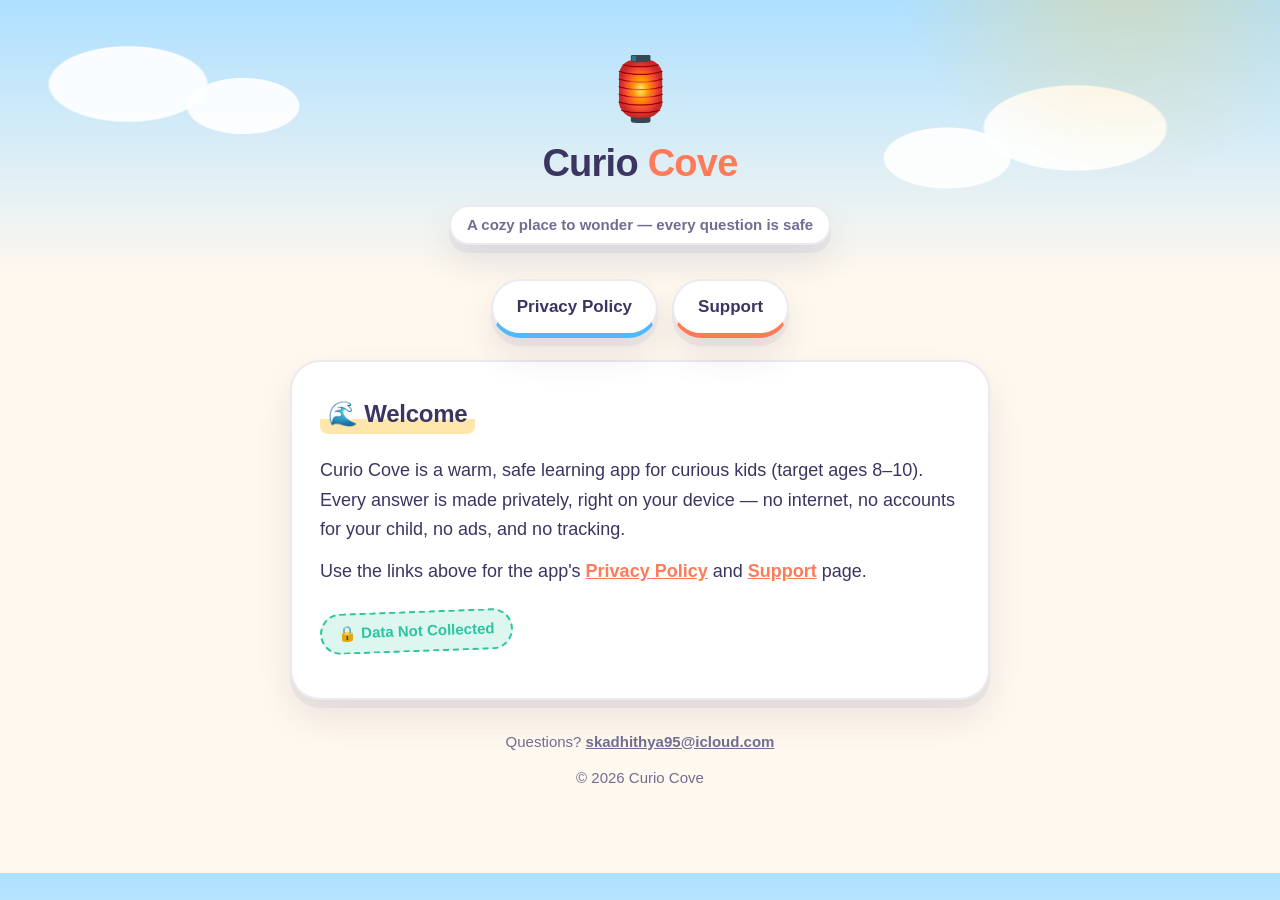
<file: index.html>
<!doctype html>
<html lang="en">
<head>
<meta charset="utf-8">
<meta name="viewport" content="width=device-width, initial-scale=1">
<title>Curio Cove — Legal & Support</title>
<link rel="stylesheet" href="styles.css">
</head>
<body>
<div class="wrap">
  <header class="hero">
    <div class="lantern">🏮</div>
    <h1>Curio <span class="cove">Cove</span></h1>
    <p class="sub">A cozy place to wonder — every question is safe</p>
  </header>

  <nav class="links">
    <a href="privacy.html">Privacy Policy</a>
    <a href="support.html">Support</a>
  </nav>

  <main>
    <h2>🌊 Welcome</h2>
    <p>Curio Cove is a warm, safe learning app for curious kids (target ages 8–10). Every answer is
    made privately, right on your device — no internet, no accounts for your child, no ads, and no
    tracking.</p>
    <p>Use the links above for the app's <a href="privacy.html">Privacy Policy</a> and
    <a href="support.html">Support</a> page.</p>
    <p class="badge">Data Not Collected</p>
  </main>

  <footer class="site">
    <p>Questions? <a href="mailto:skadhithya95@icloud.com">skadhithya95@icloud.com</a></p>
    <p>© 2026 Curio Cove</p>
  </footer>
</div>
</body>
</html>
</file>
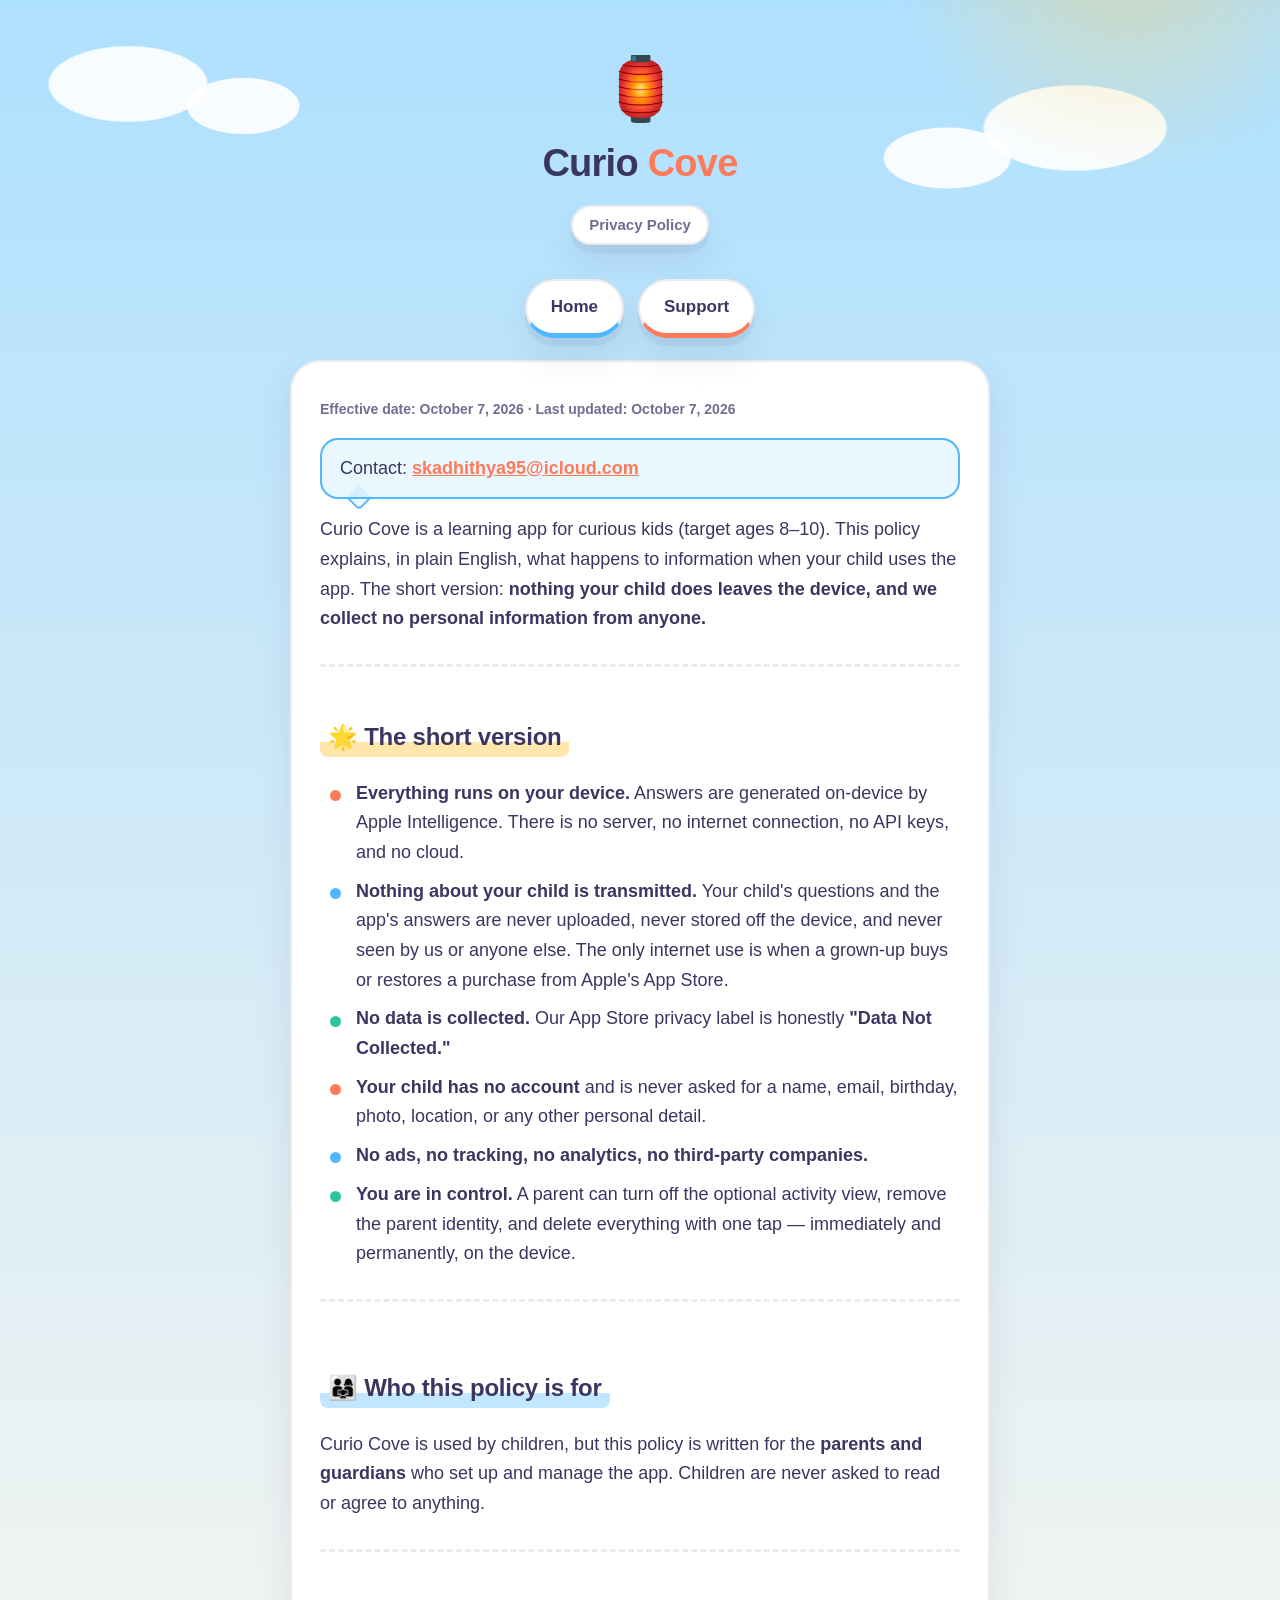
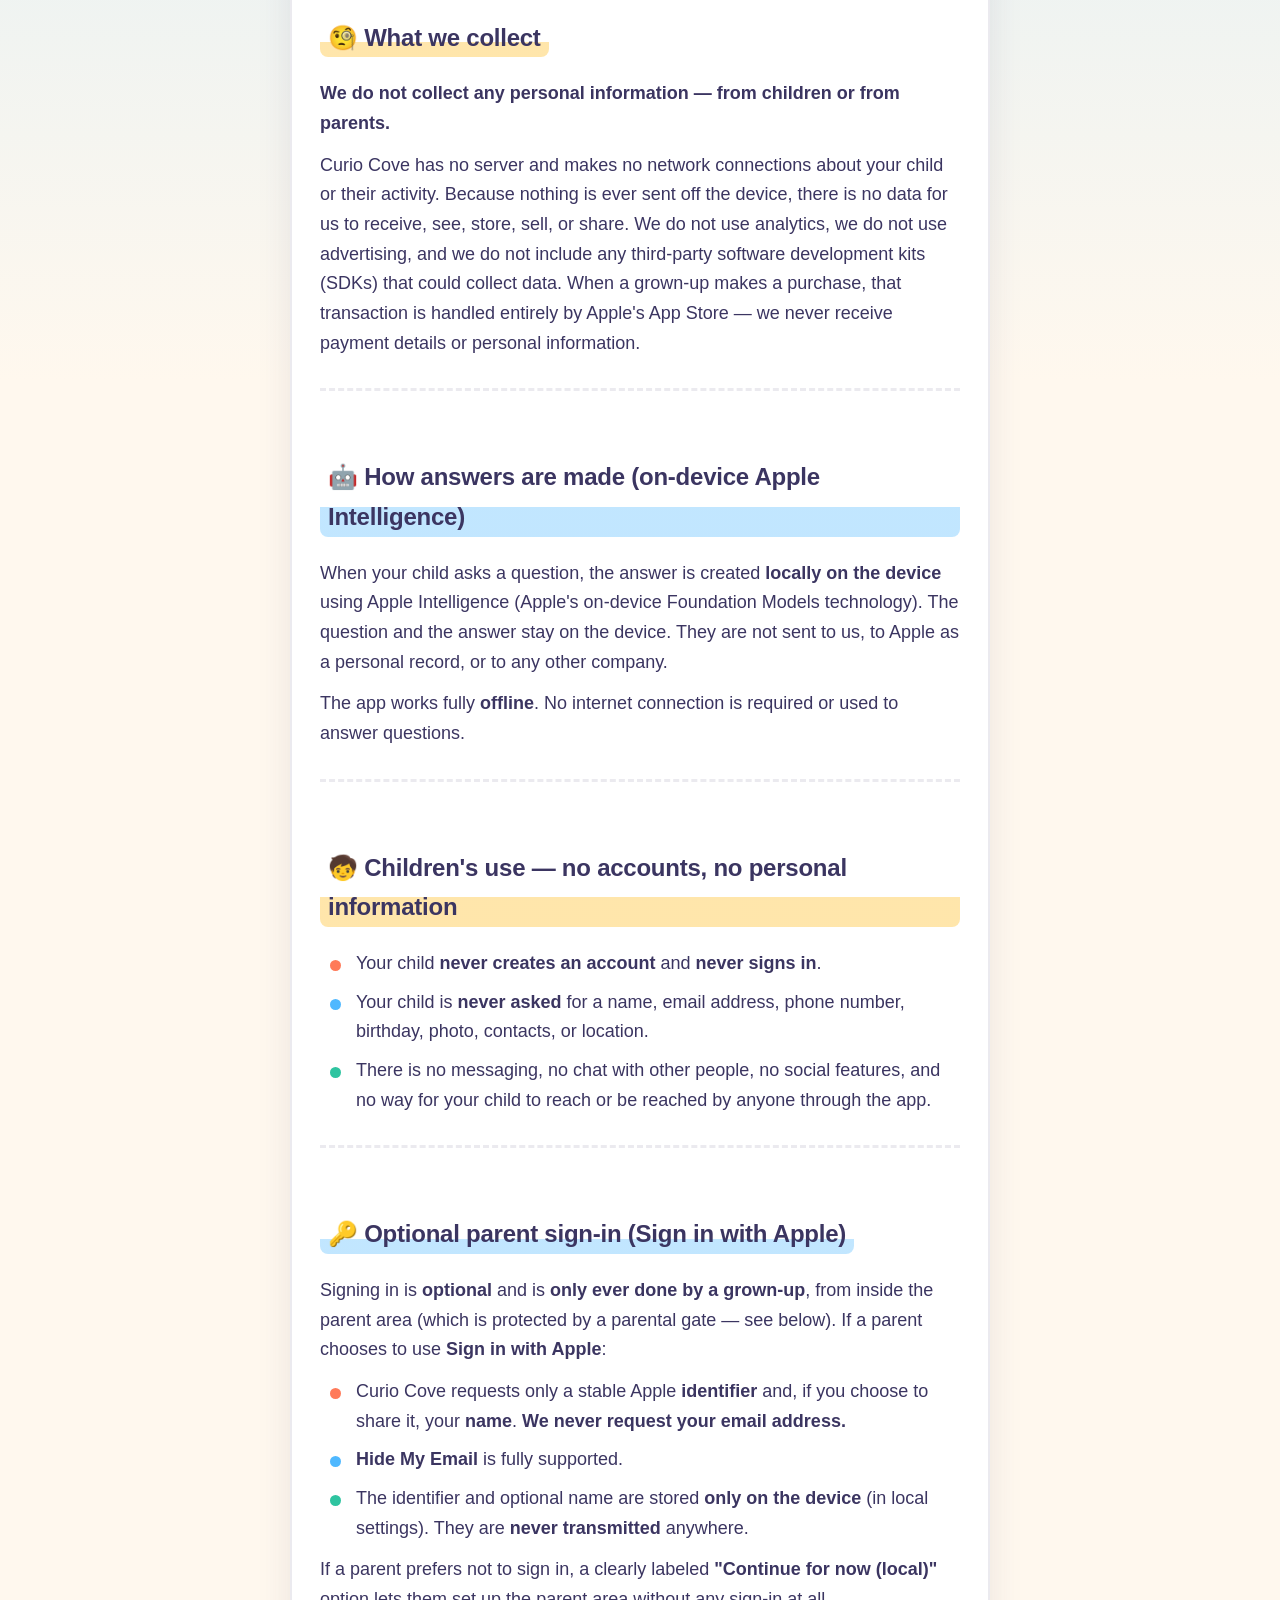
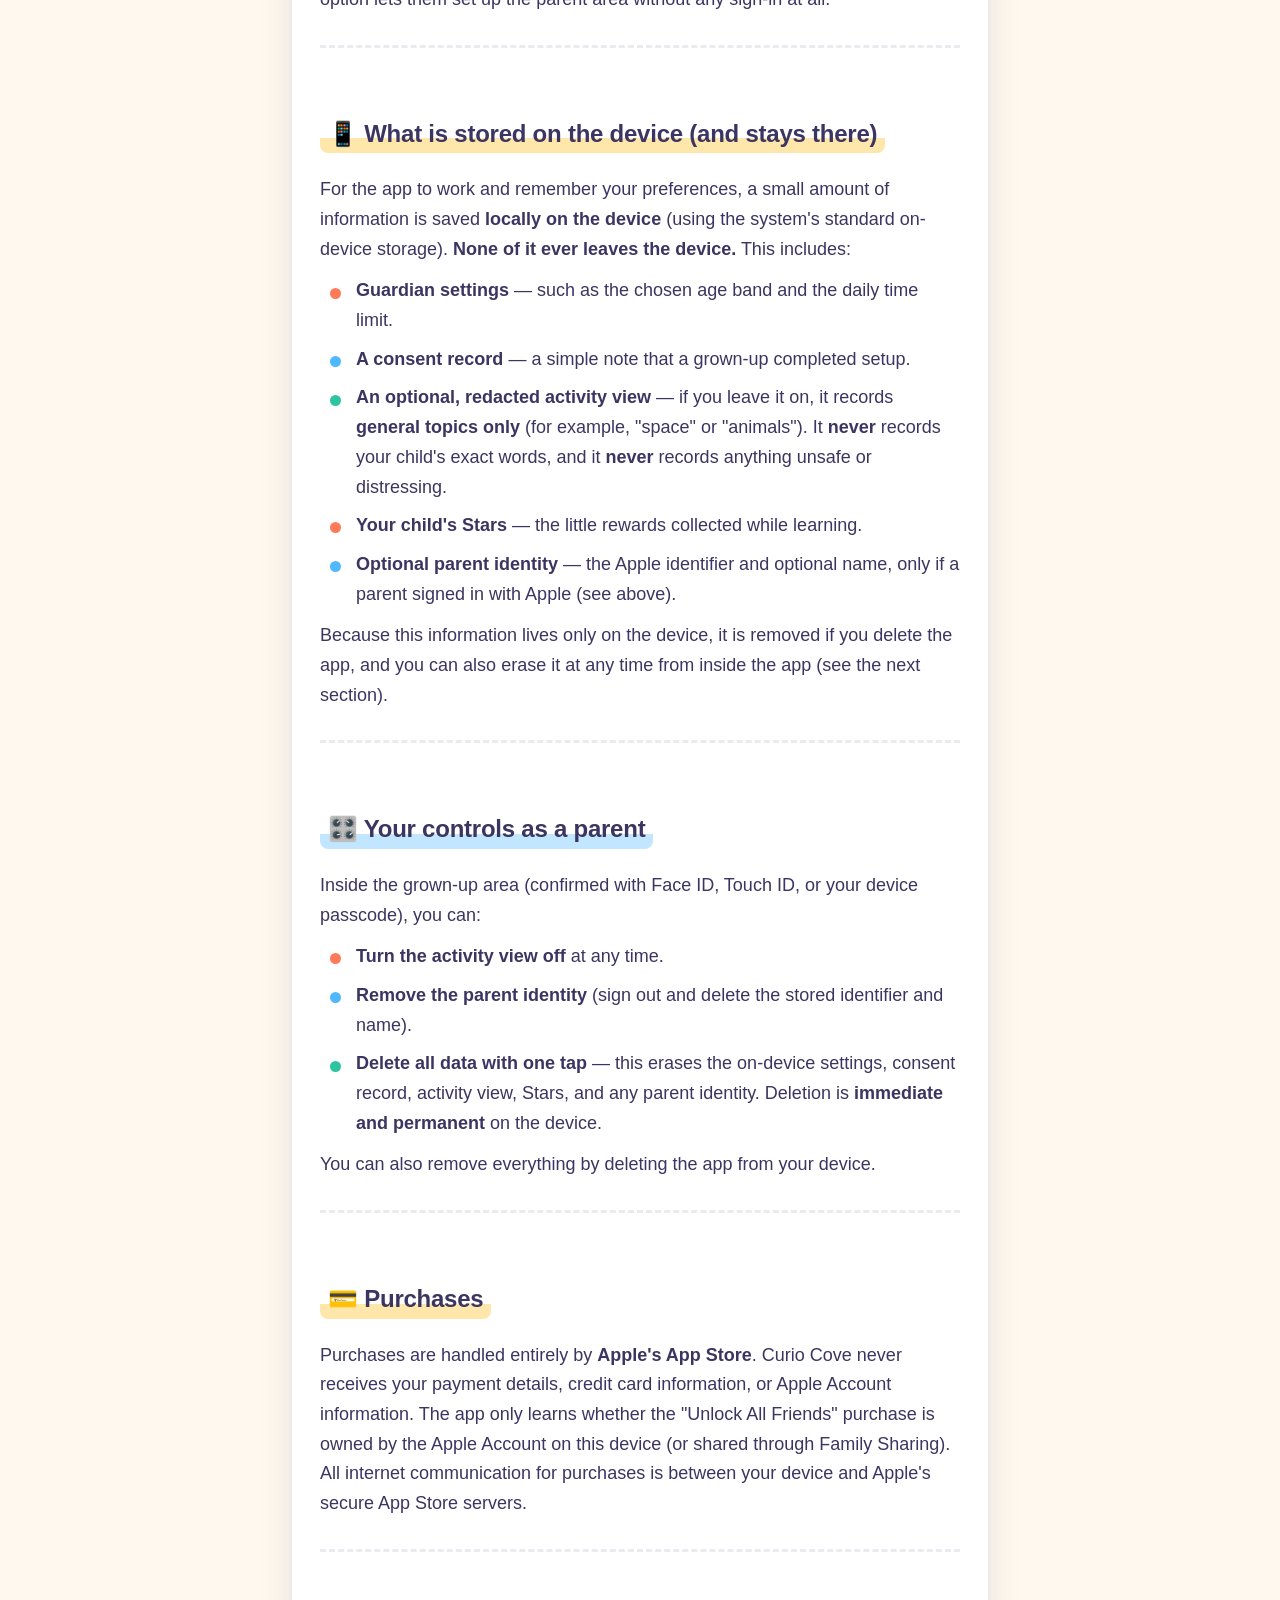
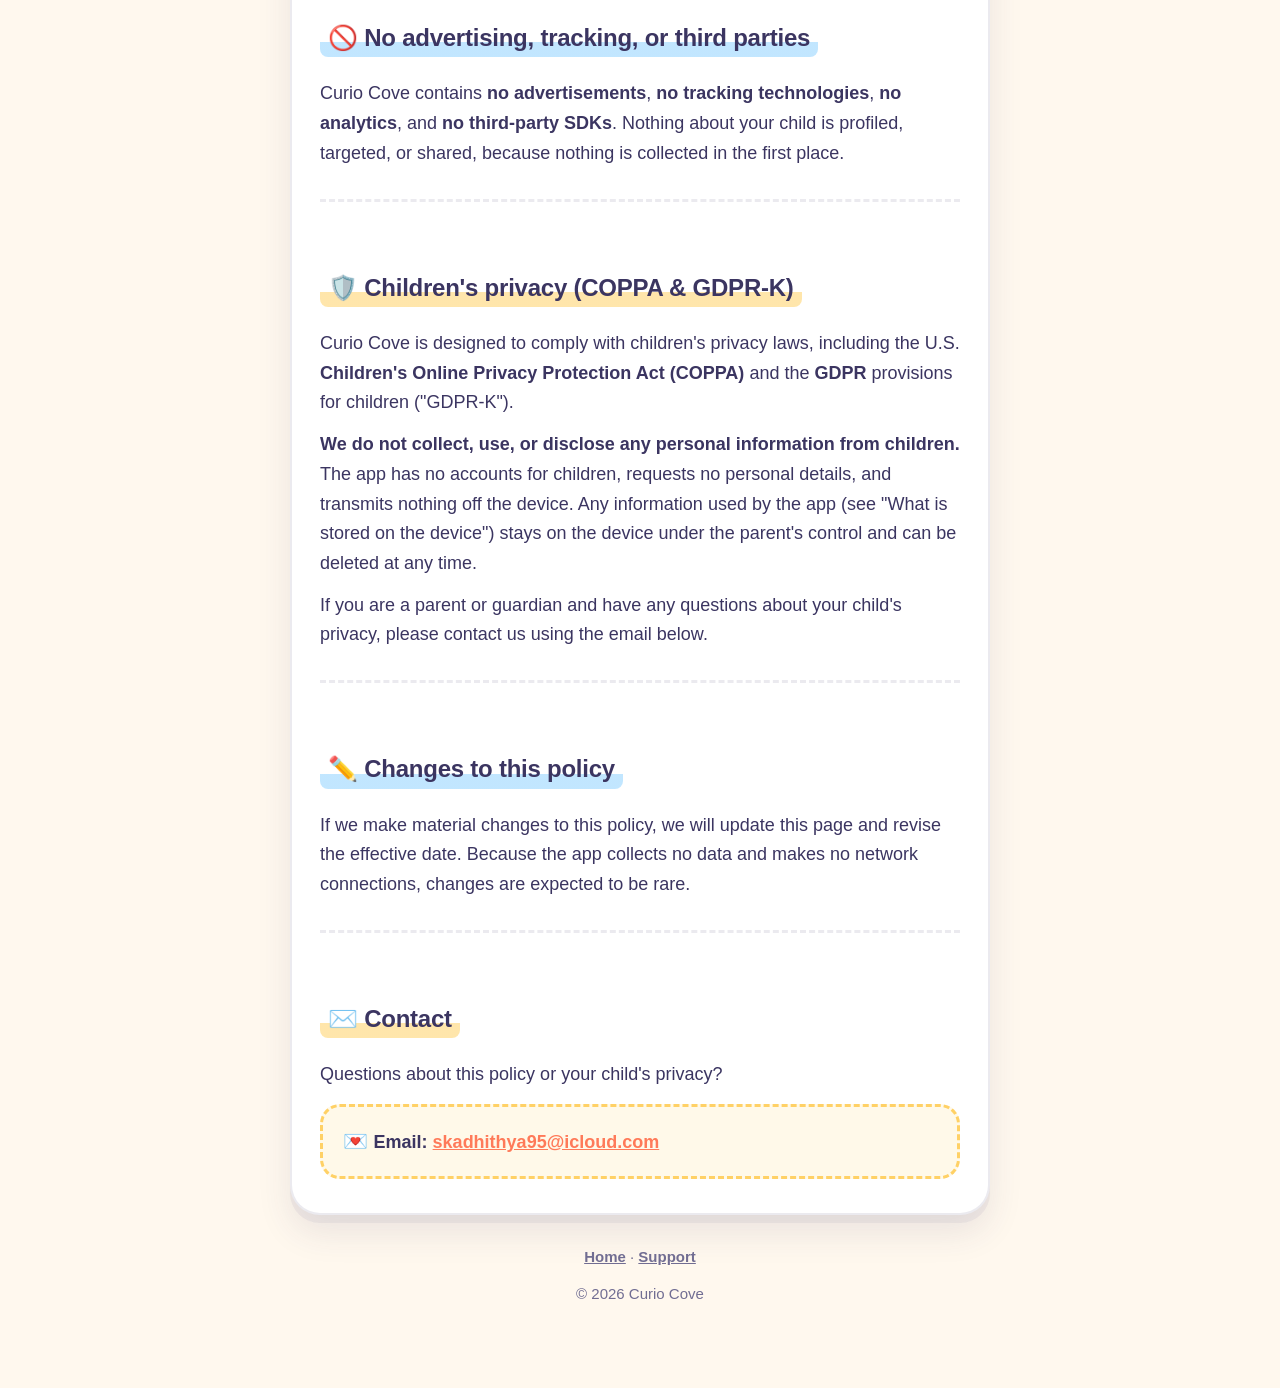
<file: privacy.html>
<!doctype html>
<html lang="en">
<head>
<meta charset="utf-8">
<meta name="viewport" content="width=device-width, initial-scale=1">
<title>Curio Cove — Privacy Policy</title>
<link rel="stylesheet" href="styles.css">
</head>
<body>
<div class="wrap">
  <header class="hero">
    <div class="lantern">🏮</div>
    <h1>Curio <span class="cove">Cove</span></h1>
    <p class="sub">Privacy Policy</p>
  </header>

  <nav class="links">
    <a href="index.html">Home</a>
    <a href="support.html">Support</a>
  </nav>

  <main>
    <p class="eyebrow">Effective date: October 7, 2026 · Last updated: October 7, 2026</p>
    <blockquote>Contact: <strong><a href="mailto:skadhithya95@icloud.com">skadhithya95@icloud.com</a></strong></blockquote>

    <p>Curio Cove is a learning app for curious kids (target ages 8–10). This policy explains, in plain
    English, what happens to information when your child uses the app. The short version:
    <strong>nothing your child does leaves the device, and we collect no personal information from
    anyone.</strong></p>

    <hr>

    <h2>🌟 The short version</h2>
    <ul>
      <li><strong>Everything runs on your device.</strong> Answers are generated on-device by Apple
      Intelligence. There is no server, no internet connection, no API keys, and no cloud.</li>
      <li><strong>Nothing about your child is transmitted.</strong> Your child's questions and the app's answers are
      never uploaded, never stored off the device, and never seen by us or anyone else. The only internet use is when a grown-up buys or restores a purchase from Apple's App Store.</li>
      <li><strong>No data is collected.</strong> Our App Store privacy label is honestly
      <strong>"Data Not Collected."</strong></li>
      <li><strong>Your child has no account</strong> and is never asked for a name, email, birthday,
      photo, location, or any other personal detail.</li>
      <li><strong>No ads, no tracking, no analytics, no third-party companies.</strong></li>
      <li><strong>You are in control.</strong> A parent can turn off the optional activity view, remove
      the parent identity, and delete everything with one tap — immediately and permanently, on the
      device.</li>
    </ul>

    <hr>

    <h2>👨‍👩‍👧 Who this policy is for</h2>
    <p>Curio Cove is used by children, but this policy is written for the <strong>parents and
    guardians</strong> who set up and manage the app. Children are never asked to read or agree to
    anything.</p>

    <hr>

    <h2>🧐 What we collect</h2>
    <p><strong>We do not collect any personal information — from children or from parents.</strong></p>
    <p>Curio Cove has no server and makes no network connections about your child or their activity. Because nothing is ever sent off the
    device, there is no data for us to receive, see, store, sell, or share. We do not use analytics, we
    do not use advertising, and we do not include any third-party software development kits (SDKs) that
    could collect data. When a grown-up makes a purchase, that transaction is handled entirely by Apple's App Store — we never receive payment details or personal information.</p>

    <hr>

    <h2>🤖 How answers are made (on-device Apple Intelligence)</h2>
    <p>When your child asks a question, the answer is created <strong>locally on the device</strong>
    using Apple Intelligence (Apple's on-device Foundation Models technology). The question and the
    answer stay on the device. They are not sent to us, to Apple as a personal record, or to any other
    company.</p>
    <p>The app works fully <strong>offline</strong>. No internet connection is required or used to
    answer questions.</p>

    <hr>

    <h2>🧒 Children's use — no accounts, no personal information</h2>
    <ul>
      <li>Your child <strong>never creates an account</strong> and <strong>never signs in</strong>.</li>
      <li>Your child is <strong>never asked</strong> for a name, email address, phone number, birthday,
      photo, contacts, or location.</li>
      <li>There is no messaging, no chat with other people, no social features, and no way for your
      child to reach or be reached by anyone through the app.</li>
    </ul>

    <hr>

    <h2>🔑 Optional parent sign-in (Sign in with Apple)</h2>
    <p>Signing in is <strong>optional</strong> and is <strong>only ever done by a grown-up</strong>,
    from inside the parent area (which is protected by a parental gate — see below). If a parent chooses
    to use <strong>Sign in with Apple</strong>:</p>
    <ul>
      <li>Curio Cove requests only a stable Apple <strong>identifier</strong> and, if you choose to
      share it, your <strong>name</strong>. <strong>We never request your email address.</strong></li>
      <li><strong>Hide My Email</strong> is fully supported.</li>
      <li>The identifier and optional name are stored <strong>only on the device</strong> (in local
      settings). They are <strong>never transmitted</strong> anywhere.</li>
    </ul>
    <p>If a parent prefers not to sign in, a clearly labeled <strong>"Continue for now (local)"</strong>
    option lets them set up the parent area without any sign-in at all.</p>

    <hr>

    <h2>📱 What is stored on the device (and stays there)</h2>
    <p>For the app to work and remember your preferences, a small amount of information is saved
    <strong>locally on the device</strong> (using the system's standard on-device storage).
    <strong>None of it ever leaves the device.</strong> This includes:</p>
    <ul>
      <li><strong>Guardian settings</strong> — such as the chosen age band and the daily time limit.</li>
      <li><strong>A consent record</strong> — a simple note that a grown-up completed setup.</li>
      <li><strong>An optional, redacted activity view</strong> — if you leave it on, it records
      <strong>general topics only</strong> (for example, "space" or "animals"). It <strong>never</strong>
      records your child's exact words, and it <strong>never</strong> records anything unsafe or
      distressing.</li>
      <li><strong>Your child's Stars</strong> — the little rewards collected while learning.</li>
      <li><strong>Optional parent identity</strong> — the Apple identifier and optional name, only if a
      parent signed in with Apple (see above).</li>
    </ul>
    <p>Because this information lives only on the device, it is removed if you delete the app, and you
    can also erase it at any time from inside the app (see the next section).</p>

    <hr>

    <h2>🎛️ Your controls as a parent</h2>
    <p>Inside the grown-up area (confirmed with Face ID, Touch ID, or your device passcode), you can:</p>
    <ul>
      <li><strong>Turn the activity view off</strong> at any time.</li>
      <li><strong>Remove the parent identity</strong> (sign out and delete the stored identifier and
      name).</li>
      <li><strong>Delete all data with one tap</strong> — this erases the on-device settings, consent
      record, activity view, Stars, and any parent identity. Deletion is <strong>immediate and
      permanent</strong> on the device.</li>
    </ul>
    <p>You can also remove everything by deleting the app from your device.</p>

    <hr>

    <h2>💳 Purchases</h2>
    <p>Purchases are handled entirely by <strong>Apple's App Store</strong>. Curio Cove never receives your payment details, credit card information, or Apple Account information. The app only learns whether the "Unlock All Friends" purchase is owned by the Apple Account on this device (or shared through Family Sharing). All internet communication for purchases is between your device and Apple's secure App Store servers.</p>

    <hr>

    <h2>🚫 No advertising, tracking, or third parties</h2>
    <p>Curio Cove contains <strong>no advertisements</strong>, <strong>no tracking technologies</strong>,
    <strong>no analytics</strong>, and <strong>no third-party SDKs</strong>. Nothing about your child is
    profiled, targeted, or shared, because nothing is collected in the first place.</p>

    <hr>

    <h2>🛡️ Children's privacy (COPPA &amp; GDPR-K)</h2>
    <p>Curio Cove is designed to comply with children's privacy laws, including the U.S.
    <strong>Children's Online Privacy Protection Act (COPPA)</strong> and the <strong>GDPR</strong>
    provisions for children ("GDPR-K").</p>
    <p><strong>We do not collect, use, or disclose any personal information from children.</strong> The
    app has no accounts for children, requests no personal details, and transmits nothing off the
    device. Any information used by the app (see "What is stored on the device") stays on the device
    under the parent's control and can be deleted at any time.</p>
    <p>If you are a parent or guardian and have any questions about your child's privacy, please contact
    us using the email below.</p>

    <hr>

    <h2>✏️ Changes to this policy</h2>
    <p>If we make material changes to this policy, we will update this page and revise the effective
    date. Because the app collects no data and makes no network connections, changes are expected to be
    rare.</p>

    <hr>

    <h2>✉️ Contact</h2>
    <p>Questions about this policy or your child's privacy?</p>
    <div class="contact-card">
      <strong>Email: <a href="mailto:skadhithya95@icloud.com">skadhithya95@icloud.com</a></strong>
    </div>
  </main>

  <footer class="site">
    <p><a href="index.html">Home</a> · <a href="support.html">Support</a></p>
    <p>© 2026 Curio Cove</p>
  </footer>
</div>
</body>
</html>
</file>
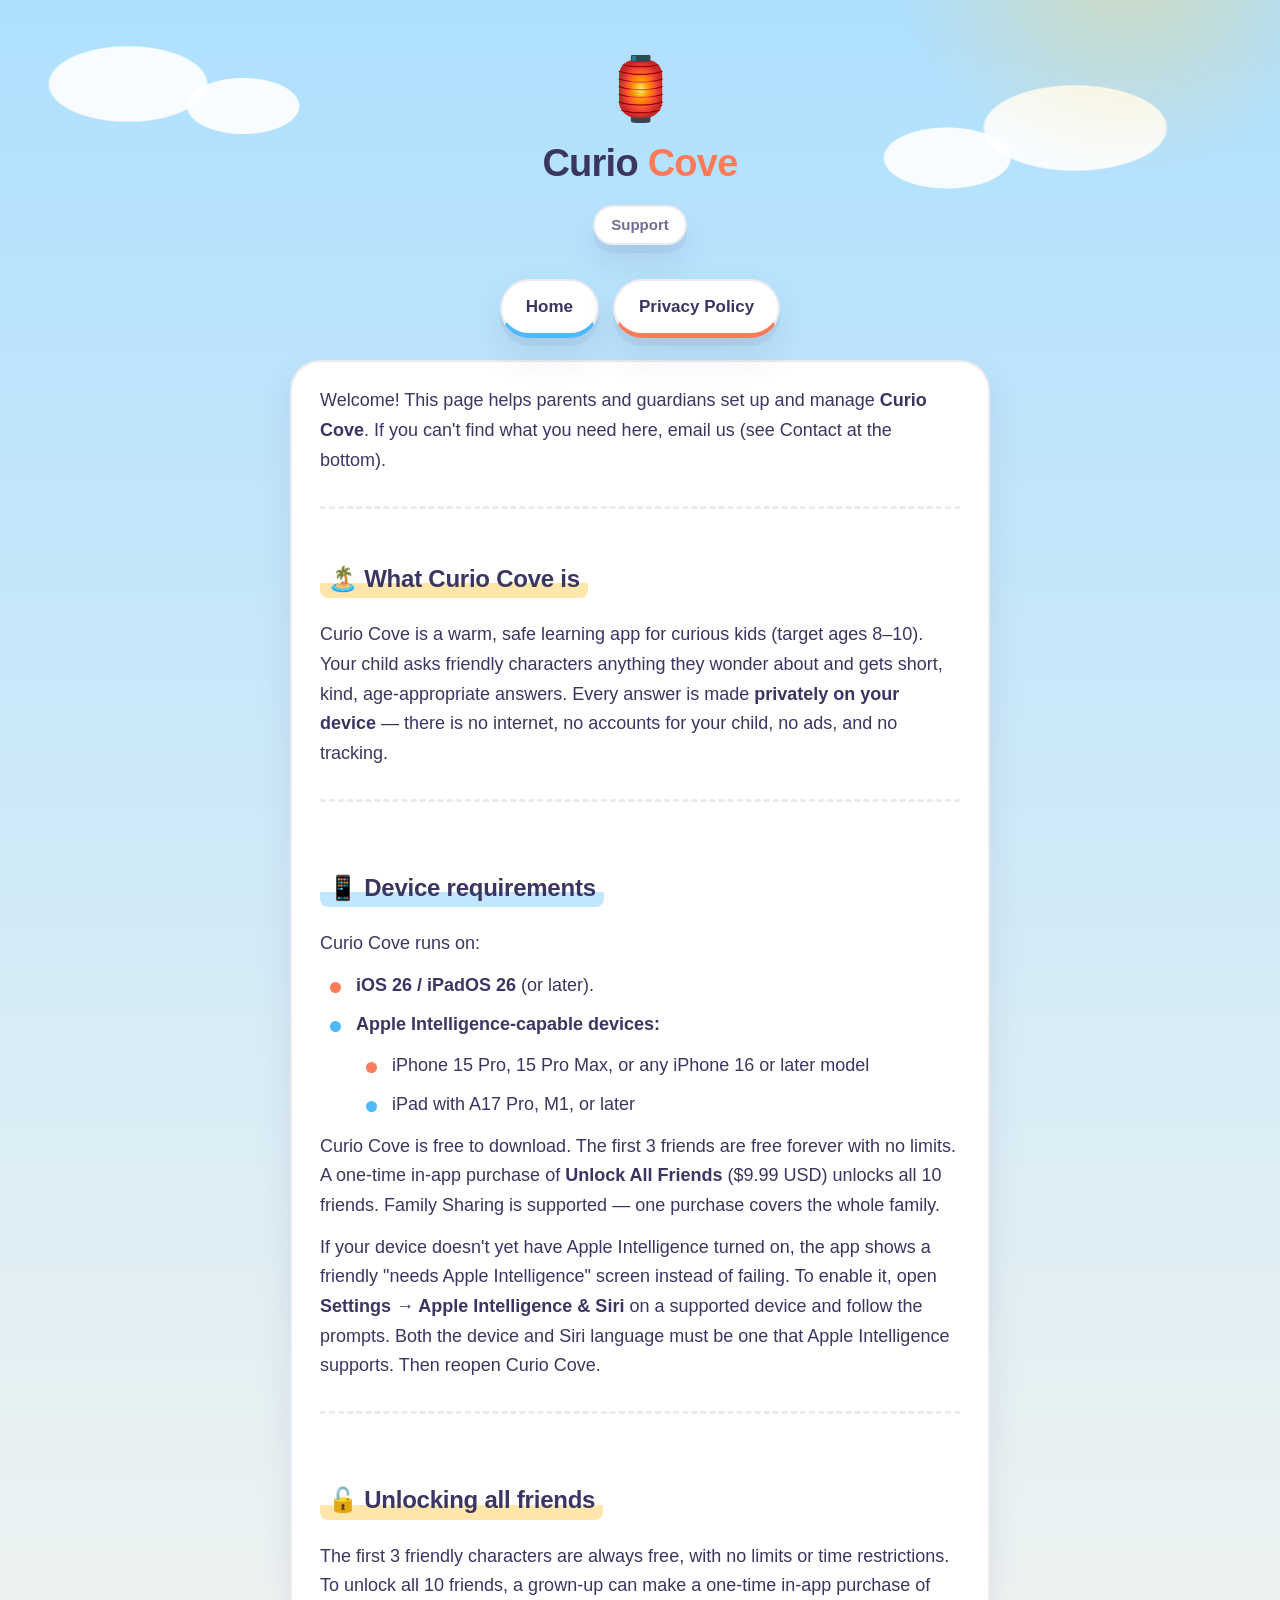
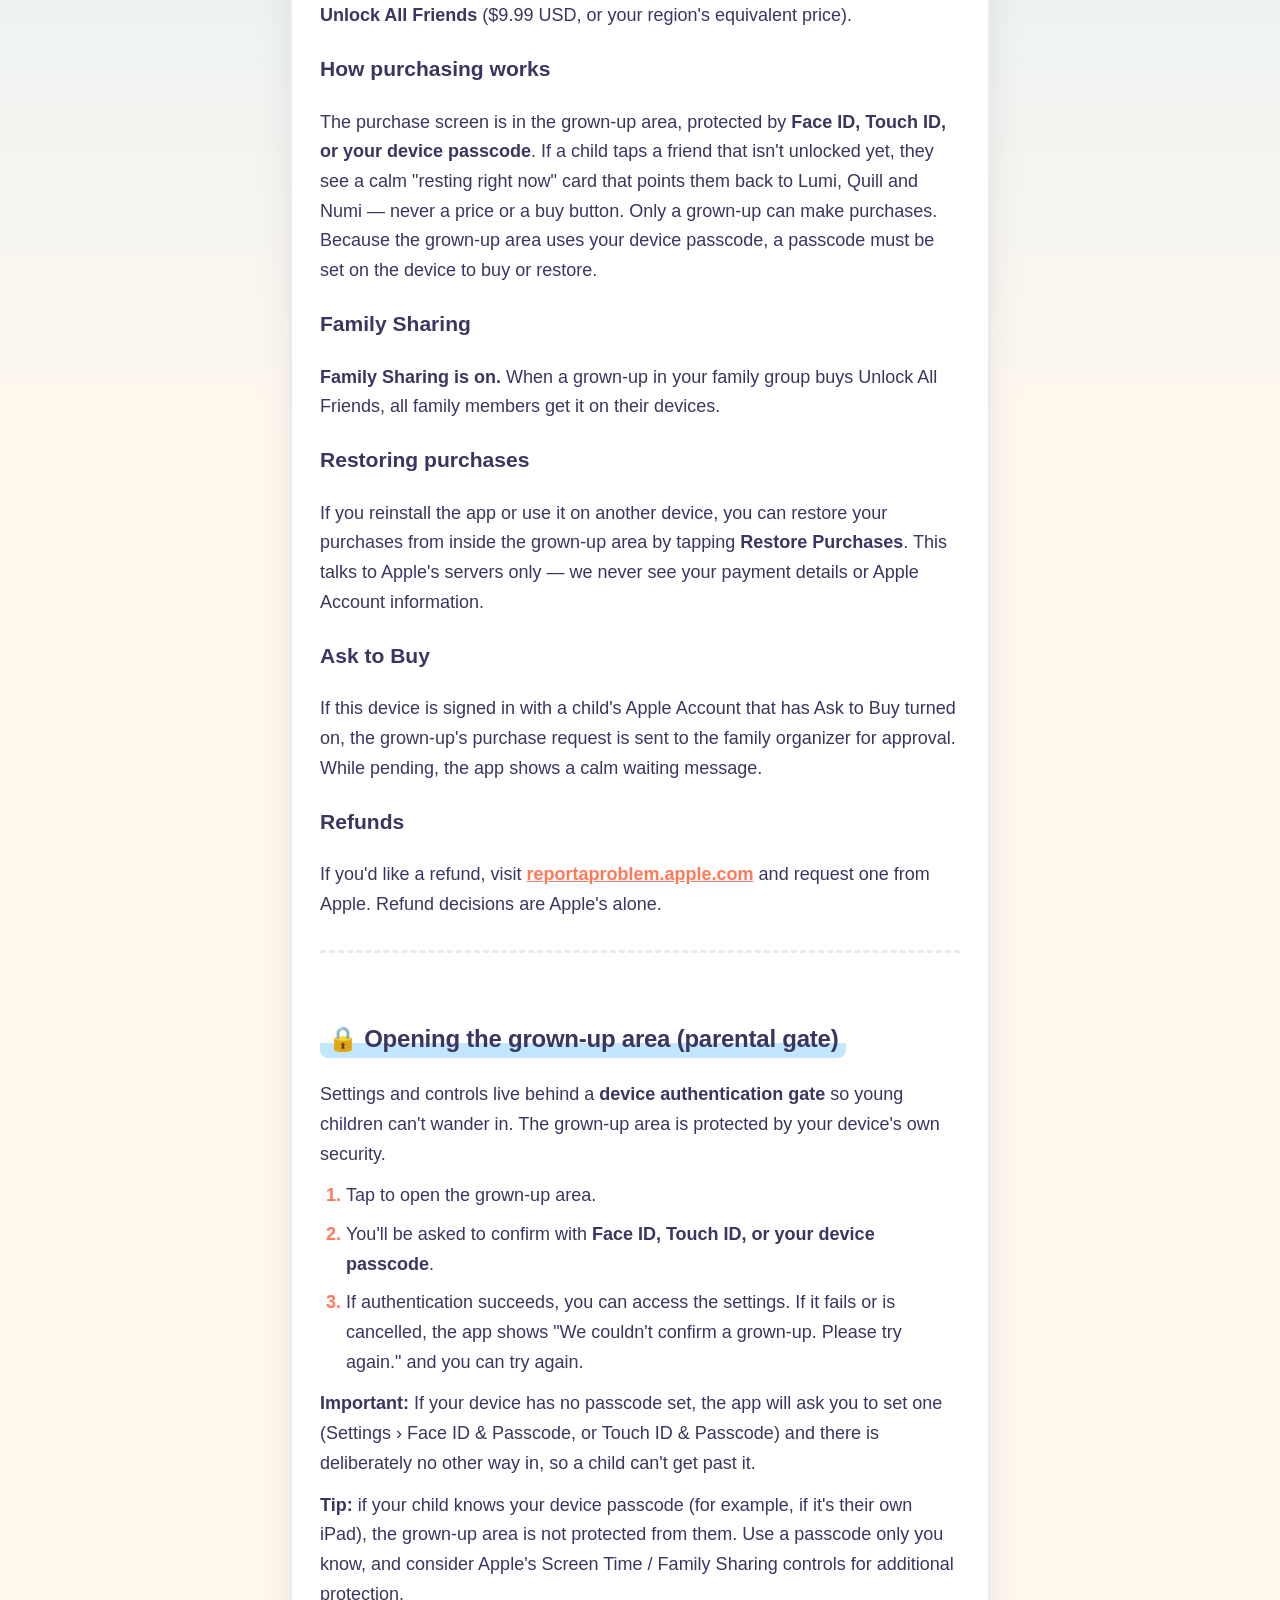
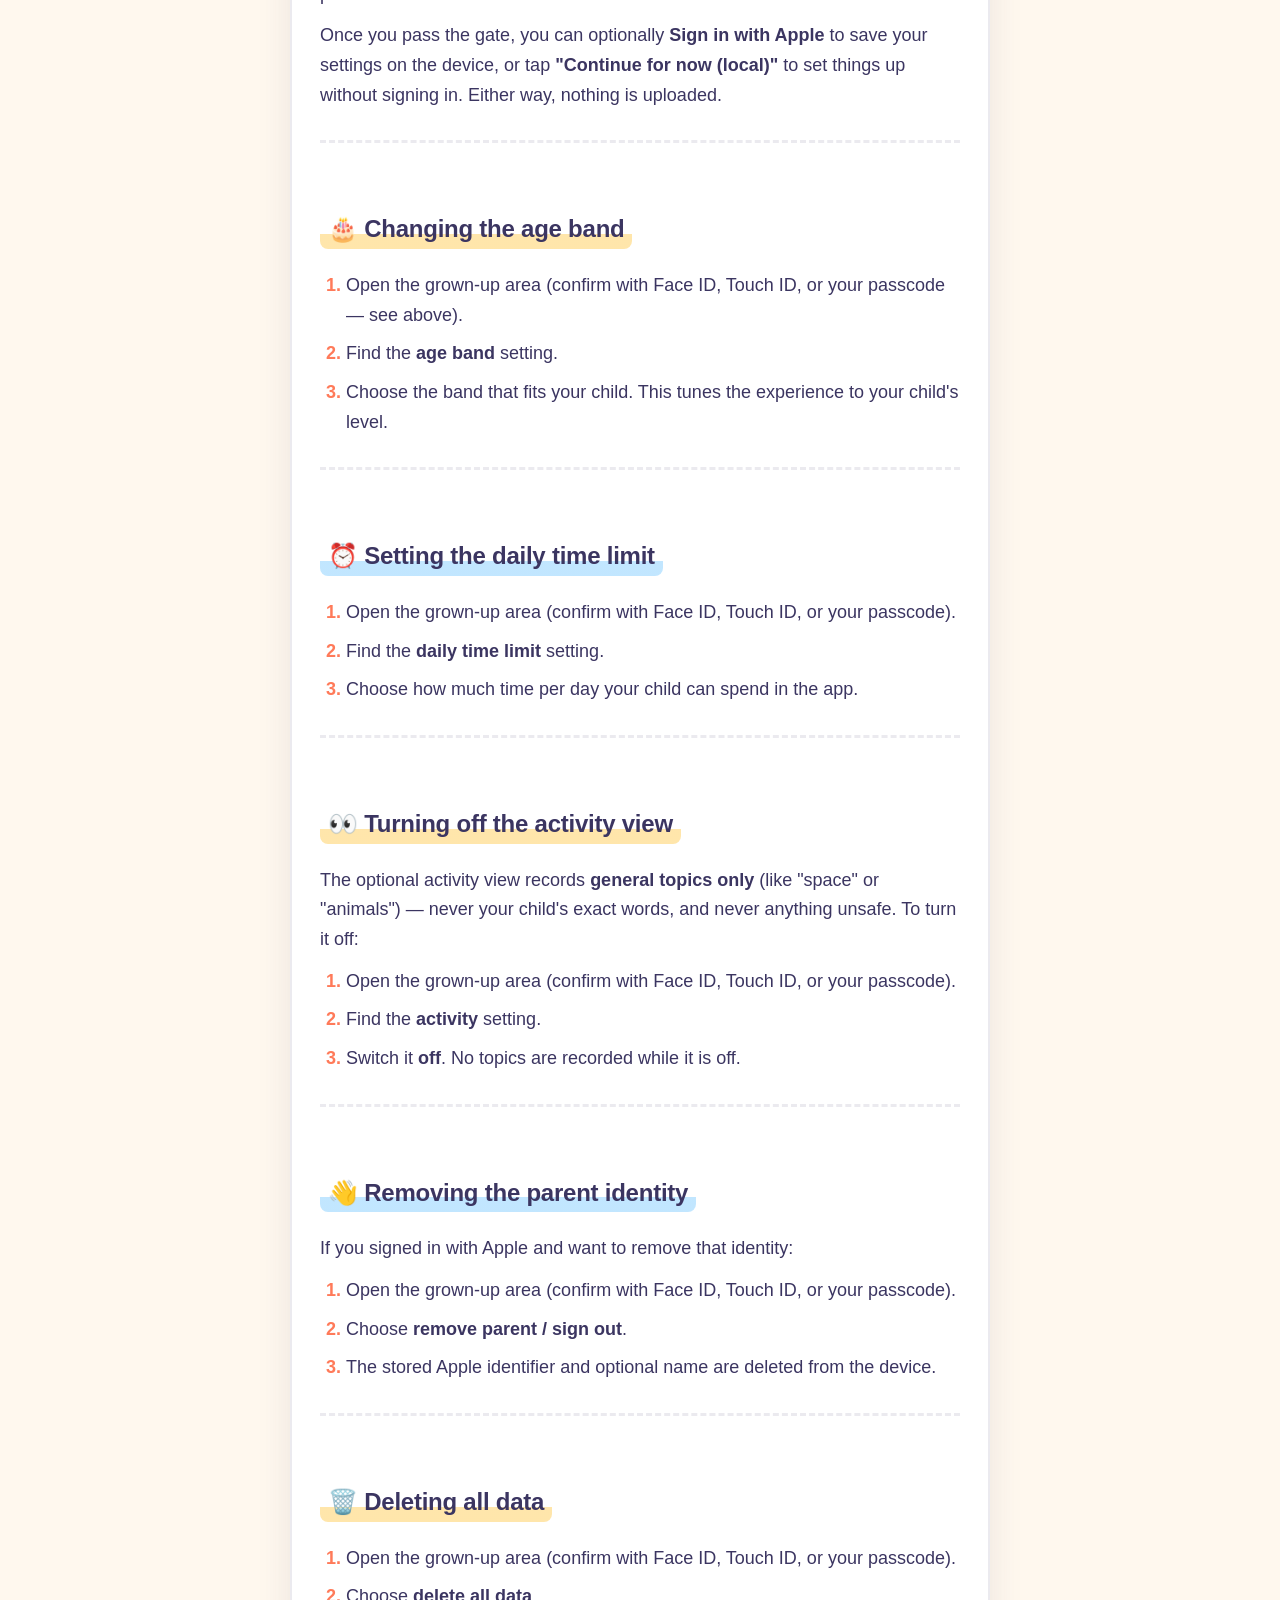
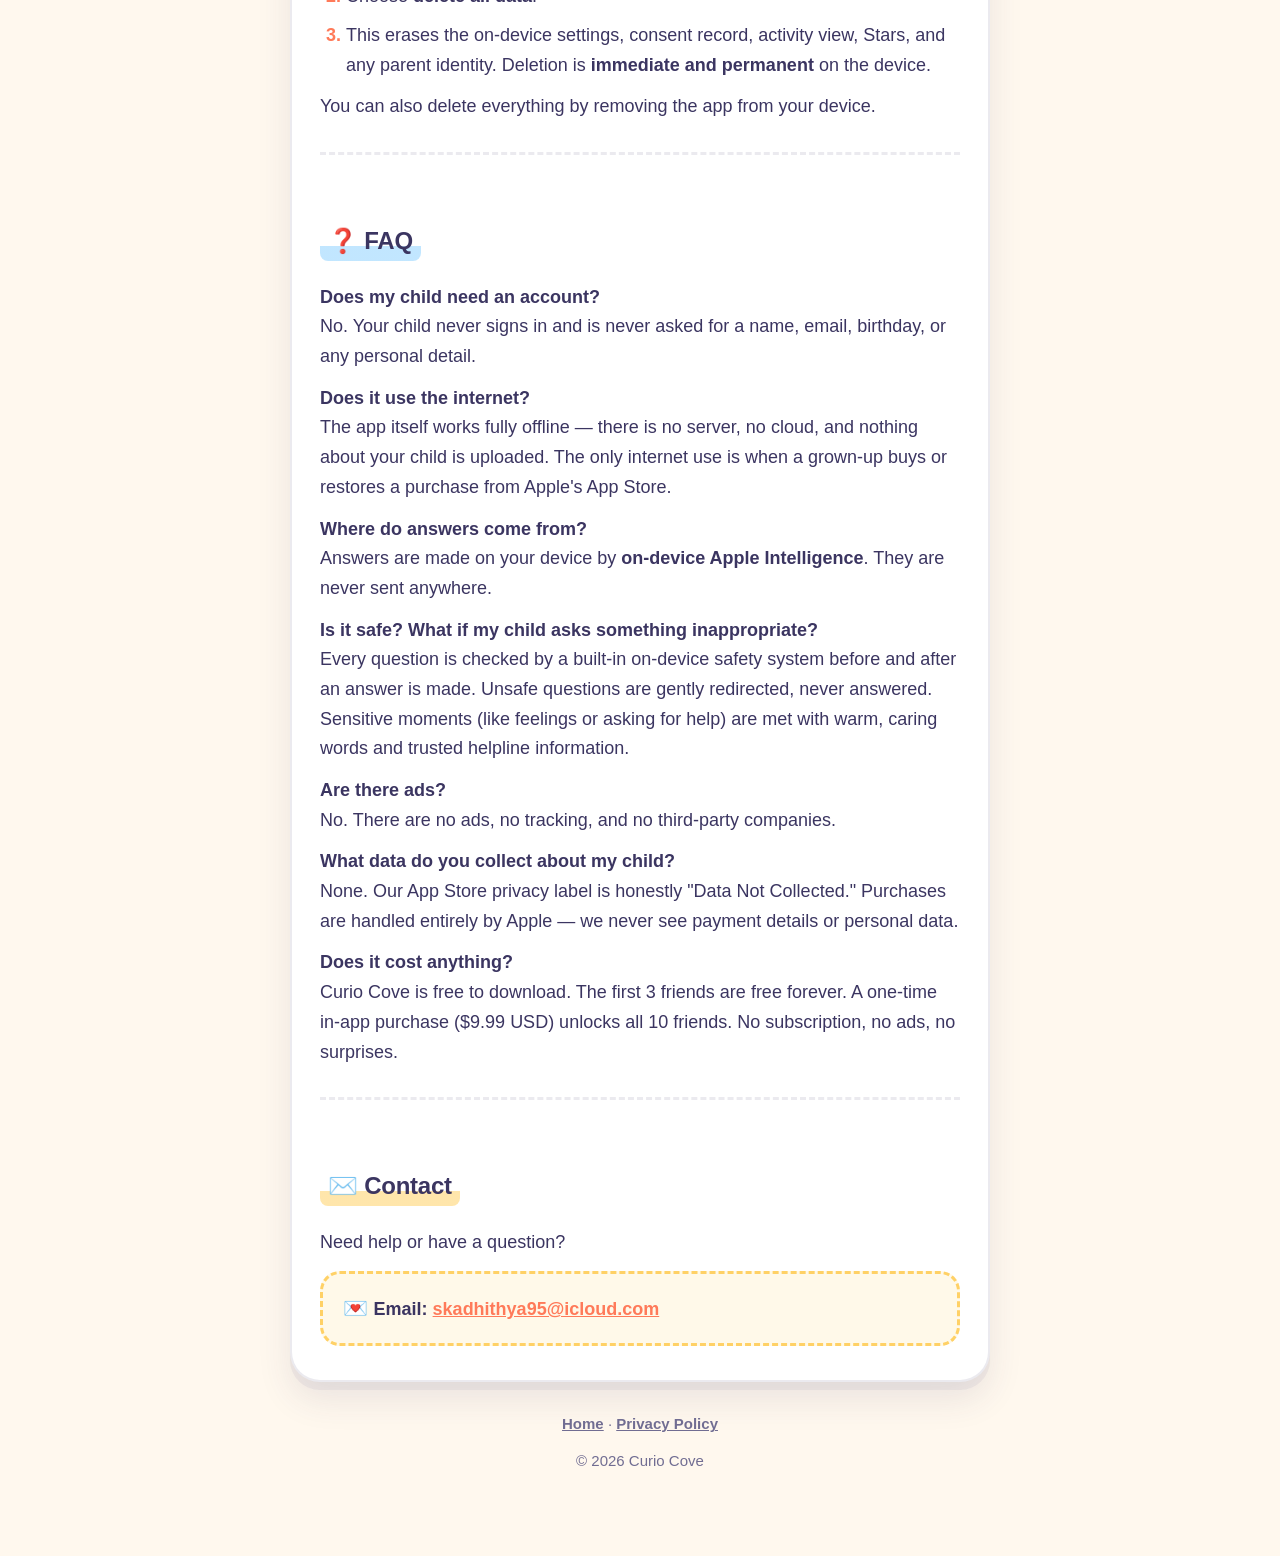
<file: support.html>
<!doctype html>
<html lang="en">
<head>
<meta charset="utf-8">
<meta name="viewport" content="width=device-width, initial-scale=1">
<title>Curio Cove — Support</title>
<link rel="stylesheet" href="styles.css">
</head>
<body>
<div class="wrap">
  <header class="hero">
    <div class="lantern">🏮</div>
    <h1>Curio <span class="cove">Cove</span></h1>
    <p class="sub">Support</p>
  </header>

  <nav class="links">
    <a href="index.html">Home</a>
    <a href="privacy.html">Privacy Policy</a>
  </nav>

  <main>
    <p>Welcome! This page helps parents and guardians set up and manage <strong>Curio Cove</strong>. If
    you can't find what you need here, email us (see Contact at the bottom).</p>

    <hr>

    <h2>🏝️ What Curio Cove is</h2>
    <p>Curio Cove is a warm, safe learning app for curious kids (target ages 8–10). Your child asks
    friendly characters anything they wonder about and gets short, kind, age-appropriate answers. Every
    answer is made <strong>privately on your device</strong> — there is no internet, no accounts for
    your child, no ads, and no tracking.</p>

    <hr>

    <h2>📱 Device requirements</h2>
    <p>Curio Cove runs on:</p>
    <ul>
      <li><strong>iOS 26 / iPadOS 26</strong> (or later).</li>
      <li><strong>Apple Intelligence-capable devices:</strong>
        <ul>
          <li>iPhone 15 Pro, 15 Pro Max, or any iPhone 16 or later model</li>
          <li>iPad with A17 Pro, M1, or later</li>
        </ul>
      </li>
    </ul>
    <p>Curio Cove is free to download. The first 3 friends are free forever with no limits. A one-time in-app purchase of <strong>Unlock All Friends</strong> ($9.99 USD) unlocks all 10 friends. Family Sharing is supported — one purchase covers the whole family.</p>
    <p>If your device doesn't yet have Apple Intelligence turned on, the app shows a friendly
    "needs Apple Intelligence" screen instead of failing. To enable it, open <strong>Settings → Apple
    Intelligence &amp; Siri</strong> on a supported device and follow the prompts. Both the device
    and Siri language must be one that Apple Intelligence supports. Then reopen Curio Cove.</p>

    <hr>

    <h2>🔓 Unlocking all friends</h2>
    <p>The first 3 friendly characters are always free, with no limits or time restrictions. To unlock all 10 friends, a grown-up can make a one-time in-app purchase of <strong>Unlock All Friends</strong> ($9.99 USD, or your region's equivalent price).</p>
    <h3>How purchasing works</h3>
    <p>The purchase screen is in the grown-up area, protected by <strong>Face ID, Touch ID, or your device passcode</strong>. If a child taps a friend that isn't unlocked yet, they see a calm "resting right now" card that points them back to Lumi, Quill and Numi — never a price or a buy button. Only a grown-up can make purchases. Because the grown-up area uses your device passcode, a passcode must be set on the device to buy or restore.</p>
    <h3>Family Sharing</h3>
    <p><strong>Family Sharing is on.</strong> When a grown-up in your family group buys Unlock All Friends, all family members get it on their devices.</p>
    <h3>Restoring purchases</h3>
    <p>If you reinstall the app or use it on another device, you can restore your purchases from inside the grown-up area by tapping <strong>Restore Purchases</strong>. This talks to Apple's servers only — we never see your payment details or Apple Account information.</p>
    <h3>Ask to Buy</h3>
    <p>If this device is signed in with a child's Apple Account that has Ask to Buy turned on, the grown-up's purchase request is sent to the family organizer for approval. While pending, the app shows a calm waiting message.</p>
    <h3>Refunds</h3>
    <p>If you'd like a refund, visit <a href="https://reportaproblem.apple.com" target="_blank">reportaproblem.apple.com</a> and request one from Apple. Refund decisions are Apple's alone.</p>

    <hr>

    <h2>🔒 Opening the grown-up area (parental gate)</h2>
    <p>Settings and controls live behind a <strong>device authentication gate</strong> so young children can't
    wander in. The grown-up area is protected by your device's own security.</p>
    <ol>
      <li>Tap to open the grown-up area.</li>
      <li>You'll be asked to confirm with <strong>Face ID, Touch ID, or your device passcode</strong>.</li>
      <li>If authentication succeeds, you can access the settings. If it fails or is cancelled, the app shows "We couldn't confirm a grown-up. Please try again." and you can try again.</li>
    </ol>
    <p><strong>Important:</strong> If your device has no passcode set, the app will ask you to set one
    (Settings › Face ID &amp; Passcode, or Touch ID &amp; Passcode)
    and there is deliberately no other way in, so a child can't get past it.</p>
    <p><strong>Tip:</strong> if your
    child knows your device passcode (for example, if it's their own iPad), the grown-up area is not
    protected from them. Use a passcode only you know, and consider Apple's Screen Time / Family Sharing
    controls for additional protection.</p>
    <p>Once you pass the gate, you can optionally <strong>Sign in with Apple</strong> to save your
    settings on the device, or tap <strong>"Continue for now (local)"</strong> to set things up without
    signing in. Either way, nothing is uploaded.</p>

    <hr>

    <h2>🎂 Changing the age band</h2>
    <ol>
      <li>Open the grown-up area (confirm with Face ID, Touch ID, or your passcode — see above).</li>
      <li>Find the <strong>age band</strong> setting.</li>
      <li>Choose the band that fits your child. This tunes the experience to your child's level.</li>
    </ol>

    <hr>

    <h2>⏰ Setting the daily time limit</h2>
    <ol>
      <li>Open the grown-up area (confirm with Face ID, Touch ID, or your passcode).</li>
      <li>Find the <strong>daily time limit</strong> setting.</li>
      <li>Choose how much time per day your child can spend in the app.</li>
    </ol>

    <hr>

    <h2>👀 Turning off the activity view</h2>
    <p>The optional activity view records <strong>general topics only</strong> (like "space" or
    "animals") — never your child's exact words, and never anything unsafe. To turn it off:</p>
    <ol>
      <li>Open the grown-up area (confirm with Face ID, Touch ID, or your passcode).</li>
      <li>Find the <strong>activity</strong> setting.</li>
      <li>Switch it <strong>off</strong>. No topics are recorded while it is off.</li>
    </ol>

    <hr>

    <h2>👋 Removing the parent identity</h2>
    <p>If you signed in with Apple and want to remove that identity:</p>
    <ol>
      <li>Open the grown-up area (confirm with Face ID, Touch ID, or your passcode).</li>
      <li>Choose <strong>remove parent / sign out</strong>.</li>
      <li>The stored Apple identifier and optional name are deleted from the device.</li>
    </ol>

    <hr>

    <h2>🗑️ Deleting all data</h2>
    <ol>
      <li>Open the grown-up area (confirm with Face ID, Touch ID, or your passcode).</li>
      <li>Choose <strong>delete all data</strong>.</li>
      <li>This erases the on-device settings, consent record, activity view, Stars, and any parent
      identity. Deletion is <strong>immediate and permanent</strong> on the device.</li>
    </ol>
    <p>You can also delete everything by removing the app from your device.</p>

    <hr>

    <h2>❓ FAQ</h2>
    <p><strong>Does my child need an account?</strong><br>
    No. Your child never signs in and is never asked for a name, email, birthday, or any personal
    detail.</p>
    <p><strong>Does it use the internet?</strong><br>
    The app itself works fully offline — there is no server, no cloud, and nothing about your child is uploaded. The only internet use is when a grown-up buys or restores a purchase from Apple's App Store.</p>
    <p><strong>Where do answers come from?</strong><br>
    Answers are made on your device by <strong>on-device Apple Intelligence</strong>. They are never
    sent anywhere.</p>
    <p><strong>Is it safe? What if my child asks something inappropriate?</strong><br>
    Every question is checked by a built-in on-device safety system before and after an answer is made.
    Unsafe questions are gently redirected, never answered. Sensitive moments (like feelings or asking
    for help) are met with warm, caring words and trusted helpline information.</p>
    <p><strong>Are there ads?</strong><br>
    No. There are no ads, no tracking, and no third-party companies.</p>
    <p><strong>What data do you collect about my child?</strong><br>
    None. Our App Store privacy label is honestly "Data Not Collected." Purchases are handled entirely by Apple — we never see payment details or personal data.</p>

    <p><strong>Does it cost anything?</strong><br>
    Curio Cove is free to download. The first 3 friends are free forever. A one-time in-app purchase ($9.99 USD) unlocks all 10 friends. No subscription, no ads, no surprises.</p>

    <hr>

    <h2>✉️ Contact</h2>
    <p>Need help or have a question?</p>
    <div class="contact-card">
      <strong>Email: <a href="mailto:skadhithya95@icloud.com">skadhithya95@icloud.com</a></strong>
    </div>
  </main>

  <footer class="site">
    <p><a href="index.html">Home</a> · <a href="privacy.html">Privacy Policy</a></p>
    <p>© 2026 Curio Cove</p>
  </footer>
</div>
</body>
</html>
</file>
<file: styles.css>
/* Curio Cove — legal/support pages. Kid-friendly, self-contained, mobile-first, light + dark. */
:root {
  --bg: #FFF8EE;
  --card: #FFFFFF;
  --ink: #3B3561;
  --muted: #716D92;
  --coral: #FF7A59;
  --amber: #FF9F1C;
  --sky: #4FB8FF;
  --mint: #2EC4A0;
  --lav: #9D8CFF;
  --sun: #FFD166;
  --line: rgba(59, 53, 97, 0.10);
  --shadow: 0 8px 0 rgba(59, 53, 97, 0.06), 0 18px 34px rgba(59, 53, 97, 0.10);
  --cloud: rgba(255, 255, 255, 0.9);
  --glow: rgba(255, 209, 102, 0.45);
}
@media (prefers-color-scheme: dark) {
  :root {
    --bg: #151B33;
    --card: #212947;
    --ink: #F1EFFF;
    --muted: #A9A6CB;
    --coral: #FF9273;
    --amber: #FFB84D;
    --sky: #7CC9FF;
    --mint: #5ADCC0;
    --lav: #B7AAFF;
    --sun: #FFD97A;
    --line: rgba(241, 239, 255, 0.12);
    --shadow: 0 8px 0 rgba(0, 0, 0, 0.18), 0 18px 34px rgba(0, 0, 0, 0.35);
    --cloud: rgba(255, 255, 255, 0.05);
    --glow: rgba(255, 217, 122, 0.10);
  }
}
* { box-sizing: border-box; }
html { -webkit-text-size-adjust: 100%; }
body {
  margin: 0;
  background: linear-gradient(180deg, #AEE0FF 0%, var(--bg) 32%, var(--bg) 100%);
  color: var(--ink);
  font-family: -apple-system, BlinkMacSystemFont, "SF Pro Rounded", "Segoe UI", Roboto, Helvetica, Arial, sans-serif;
  line-height: 1.65;
  font-size: 18px;
  -webkit-tap-highlight-color: transparent;
}
/* Soft sunshine + fluffy clouds, pure decoration */
body::before {
  content: "";
  position: fixed;
  inset: 0;
  z-index: -1;
  pointer-events: none;
  background:
    radial-gradient(340px 340px at 88% -60px, var(--glow) 0%, transparent 70%),
    radial-gradient(130px 62px at 10% 84px, var(--cloud) 60%, transparent 62%),
    radial-gradient(92px 46px at 19% 106px, var(--cloud) 60%, transparent 62%),
    radial-gradient(150px 70px at 84% 128px, var(--cloud) 60%, transparent 62%),
    radial-gradient(104px 50px at 74% 158px, var(--cloud) 60%, transparent 62%);
}
@media (prefers-color-scheme: dark) {
  body { background: linear-gradient(180deg, #232F55 0%, var(--bg) 32%, var(--bg) 100%); }
}
::selection { background: var(--sun); color: var(--ink); }
.wrap { max-width: 740px; margin: 0 auto; padding: 30px 20px 70px; }

/* Hero */
header.hero { text-align: center; padding: 28px 0 12px; }
header.hero .lantern {
  font-size: 62px; line-height: 1;
  display: inline-block;
  transform-origin: 50% 0;
  animation: sway 3.2s ease-in-out infinite;
}
@keyframes sway {
  0%, 100% { transform: rotate(-6deg); }
  50% { transform: rotate(6deg); }
}
header.hero h1 {
  margin: 12px 0 4px;
  font-size: 38px;
  font-weight: 900;
  letter-spacing: -0.02em;
}
header.hero h1 .cove { color: var(--coral); }
header.hero .sub {
  display: inline-block;
  color: var(--muted);
  background: var(--card);
  border: 2px solid var(--line);
  border-radius: 999px;
  box-shadow: var(--shadow);
  font-weight: 700;
  font-size: 15px;
  margin: 6px 0 0;
  padding: 6px 16px;
}

/* Chunky candy buttons */
nav.links { display: flex; gap: 14px; justify-content: center; flex-wrap: wrap; margin: 22px 0 6px; }
nav.links a {
  text-decoration: none;
  color: var(--ink);
  background: var(--card);
  border: 2.5px solid var(--line);
  border-bottom: 5px solid var(--sky);
  border-radius: 999px;
  padding: 12px 24px;
  font-weight: 800;
  font-size: 17px;
  box-shadow: var(--shadow);
  transition: transform 0.15s ease, border-color 0.15s ease;
}
nav.links a:nth-child(2) { border-bottom-color: var(--coral); }
nav.links a:nth-child(3) { border-bottom-color: var(--mint); }
nav.links a:hover { transform: translateY(-3px) rotate(-1deg); }
nav.links a:active { transform: translateY(2px); border-bottom-width: 2.5px; }

/* Main card */
main {
  background: var(--card);
  border: 2.5px solid var(--line);
  border-radius: 30px;
  box-shadow: var(--shadow);
  padding: 12px 28px 34px;
  margin-top: 22px;
  overflow-wrap: break-word;
}
main .eyebrow { color: var(--muted); font-weight: 800; font-size: 14px; margin-top: 24px; }

/* Headings with a highlighter swoosh */
h2 {
  display: inline-block;
  font-size: 24px;
  font-weight: 900;
  margin: 36px 0 10px;
  letter-spacing: -0.01em;
  padding: 0 8px;
  border-radius: 8px;
  background: linear-gradient(transparent 62%, rgba(255, 209, 102, 0.55) 62%);
}
h2:nth-of-type(even) {
  background: linear-gradient(transparent 62%, rgba(79, 184, 255, 0.35) 62%);
}
h2:first-of-type { margin-top: 20px; }

p { margin: 12px 0; }
strong { font-weight: 800; }
a { color: var(--coral); font-weight: 800; }
a:hover { color: var(--amber); }
a:focus-visible, nav.links a:focus-visible {
  outline: 3px solid var(--sky);
  outline-offset: 3px;
  border-radius: 10px;
}

/* Friendly dot bullets */
ul { margin: 12px 0; padding-left: 6px; list-style: none; }
ul li { position: relative; padding-left: 30px; margin: 9px 0; }
ul li::before {
  content: "";
  position: absolute;
  left: 4px;
  top: 0.62em;
  width: 11px;
  height: 11px;
  border-radius: 50%;
  background: var(--coral);
}
ul li:nth-child(3n + 2)::before { background: var(--sky); }
ul li:nth-child(3n)::before { background: var(--mint); }
ol { margin: 12px 0; padding-left: 26px; }
ol li { margin: 9px 0; }
ol li::marker { color: var(--coral); font-weight: 900; }

/* Dashed crafty divider */
hr { border: none; border-top: 3px dashed var(--line); margin: 30px 0; }

/* Speech-bubble quote */
blockquote {
  position: relative;
  margin: 16px 0;
  padding: 14px 18px;
  background: rgba(79, 184, 255, 0.12);
  border: 2.5px solid var(--sky);
  border-radius: 18px;
  color: var(--ink);
}
blockquote::after {
  content: "";
  position: absolute;
  left: 28px;
  bottom: -10px;
  width: 16px;
  height: 16px;
  background: inherit;
  border-right: 2.5px solid var(--sky);
  border-bottom: 2.5px solid var(--sky);
  transform: rotate(45deg);
  border-bottom-right-radius: 5px;
}

/* Sticker badge */
.badge {
  display: inline-block;
  background: rgba(46, 196, 160, 0.16);
  color: var(--mint);
  border: 2.5px dashed var(--mint);
  border-radius: 999px;
  padding: 6px 16px;
  font-weight: 900;
  font-size: 15px;
  transform: rotate(-2deg);
}
.badge::before { content: "🔒 "; }

/* Contact card — like a little letter */
.contact-card {
  background: rgba(255, 209, 102, 0.14);
  border: 3px dashed var(--sun);
  border-radius: 20px;
  padding: 18px 20px;
  margin-top: 14px;
}
.contact-card::before { content: "💌 "; font-size: 20px; }

footer.site { text-align: center; color: var(--muted); font-size: 15px; margin-top: 30px; }
footer.site a { color: var(--muted); }

@media (prefers-reduced-motion: reduce) {
  *, *::before, *::after { animation: none; transition: none; }
}
</file>
